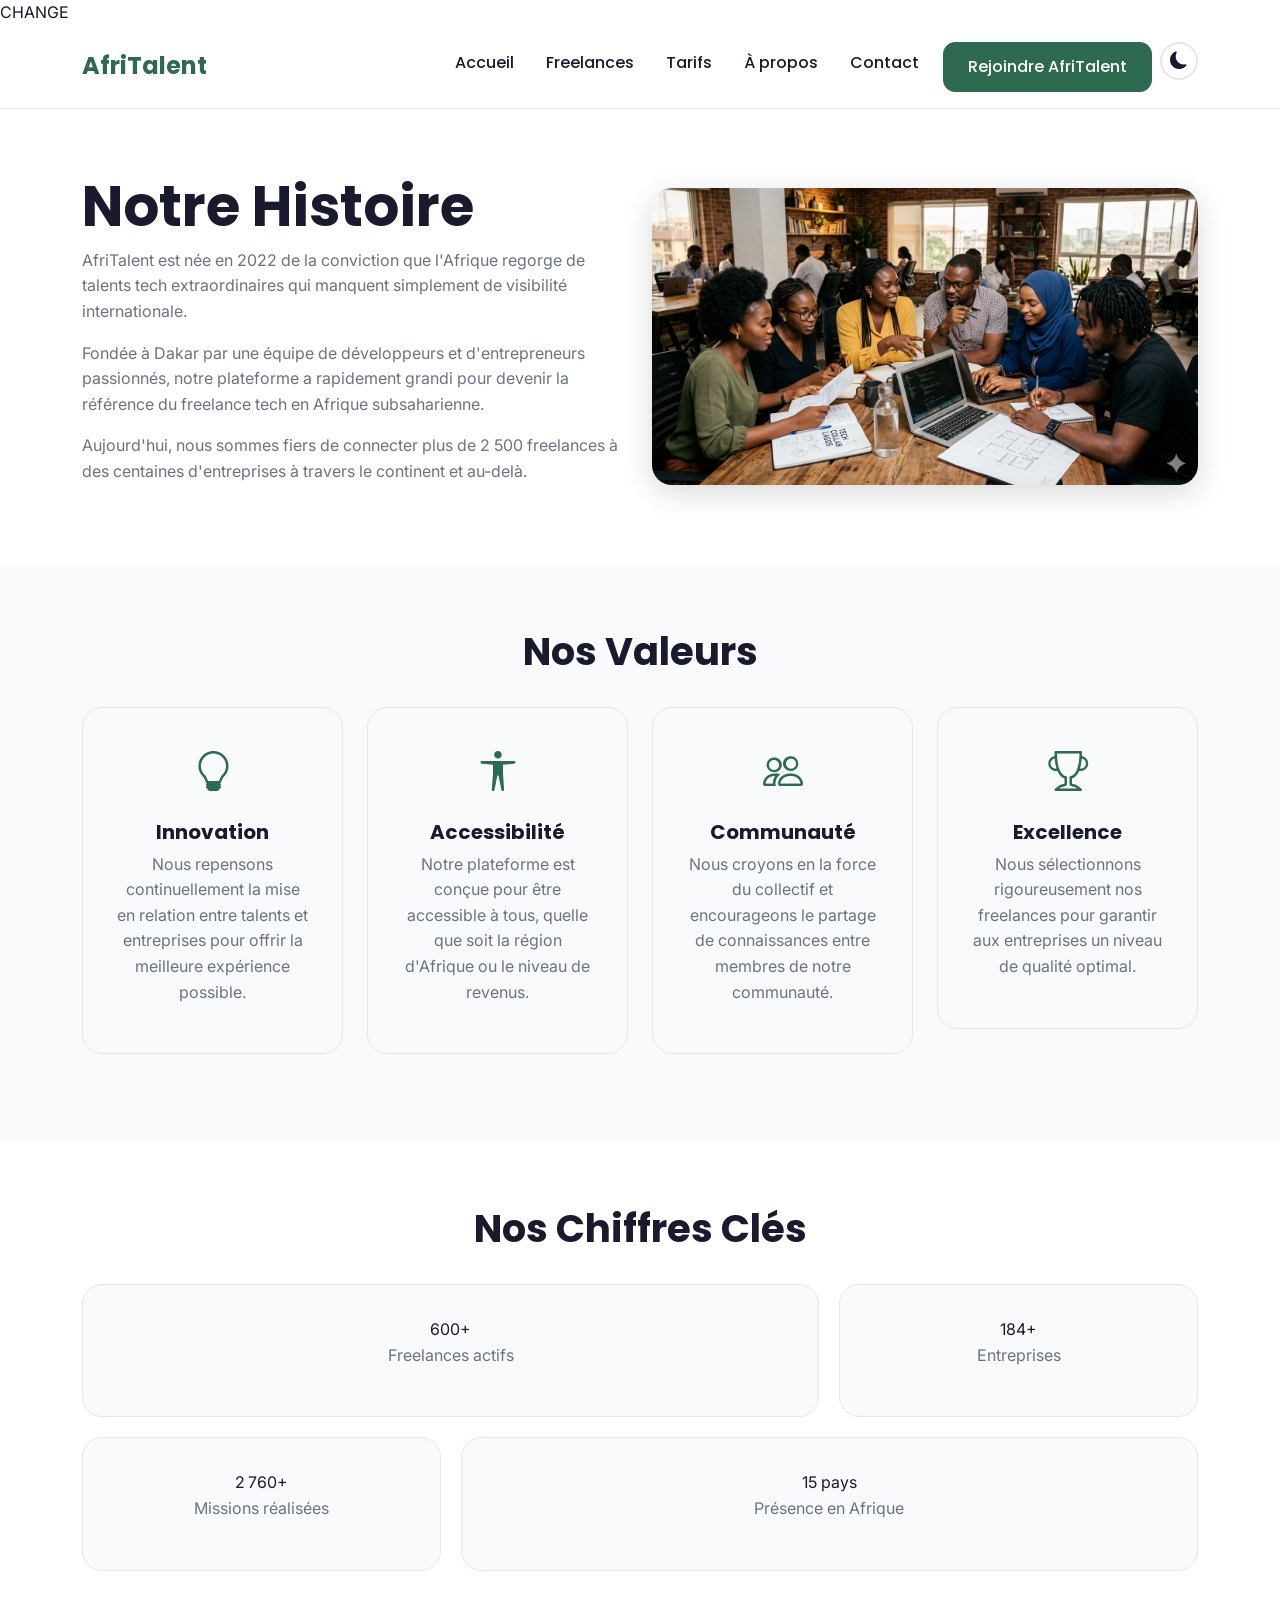
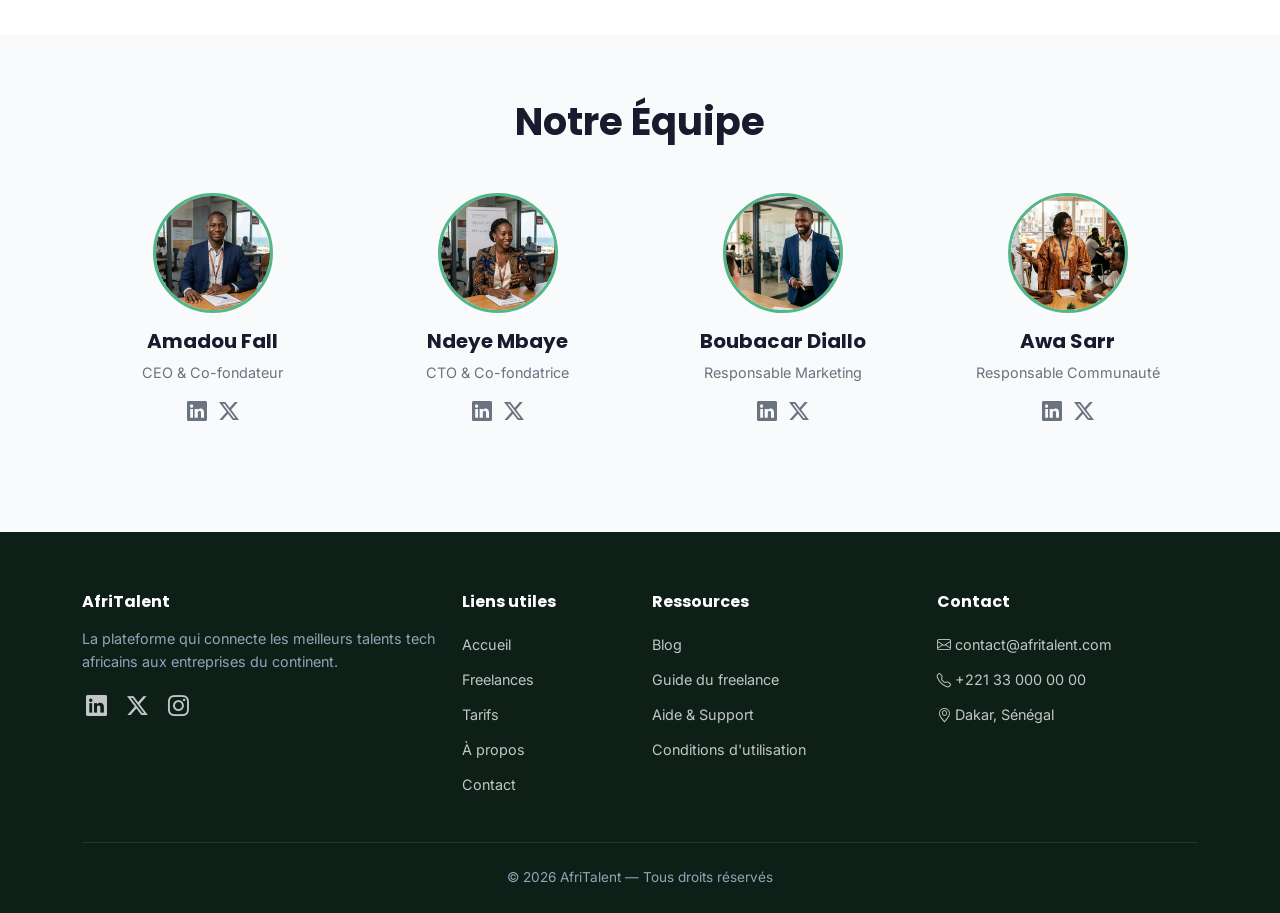
<file: about.html>
<!DOCTYPE html>
<html lang="fr">

<head>
  <meta charset="UTF-8">
  <meta name="viewport" content="width=device-width, initial-scale=1.0">
  <title>AfriTalent – Plateforme de freelances tech en Afrique</title> CHANGE

  <!-- Bootstrap 5 CSS (via CDN) -->
  <link
    href="https://cdn.jsdelivr.net/npm/bootstrap@5.3.3/dist/css/bootstrap.min.css"
    rel="stylesheet"
  >

  <!-- Bootstrap Icons (icônes) -->
  <link
    href="https://cdn.jsdelivr.net/npm/bootstrap-icons@1.11.3/font/bootstrap-icons.css"
    rel="stylesheet"
  >

  <!-- Ton propre fichier CSS (vide pour l'instant) -->
  <link rel="stylesheet" href="css/style.css">
</head>

<body>

  <!-- NAVIGATION -->
  <header>
    <nav class="navbar navbar-expand-lg">
      <div class="container">

        <!-- Logo -->
        <a class="navbar-brand fw-bold" href="index.html">AfriTalent</a>

        <!-- Bouton hamburger (mobile) -->
        <button class="navbar-toggler" type="button"
          data-bs-toggle="collapse"
          data-bs-target="#menuNav">
          <span class="navbar-toggler-icon"></span>
        </button>

        <!-- Liens de navigation -->
        <div class="collapse navbar-collapse" id="menuNav">
          <ul class="navbar-nav ms-auto">
            <li class="nav-item">
              <a class="nav-link" href="index.html">Accueil</a>
            </li>
            <li class="nav-item">
              <a class="nav-link" href="freelances.html">Freelances</a>
            </li>
            <li class="nav-item">
              <a class="nav-link" href="tarifs.html">Tarifs</a>
            </li>
            <li class="nav-item">
              <a class="nav-link" href="about.html">À propos</a>
            </li>
            <li class="nav-item">
              <a class="nav-link" href="contact.html">Contact</a>
            </li>
            <!-- Bouton CTA -->
            <li class="nav-item">
              <a class="btn btn-primary ms-2" href="#">Rejoindre AfriTalent</a>
            </li>
            <!-- Bouton Dark Mode -->
            <li class="nav-item">
              <button id="btn-dark-mode" class="btn ms-2" aria-label="Activer le mode sombre">
                <i class="bi bi-moon-fill"></i>
              </button>
            </li>
          </ul>
          

      </div>
    </nav>
  </header>

  <!-- CONTENU PRINCIPAL -->
    <main>

      <!-- Ici tu écriras la page À propos -->
      <!-- Histoire, Équipe, Valeurs, Chiffres clés -->
       <main>

  <!-- ========== NOTRE HISTOIRE ========== -->
  <section id="histoire" class="fade-in">
    <div class="container">
      <div class="row align-items-center">
        <div class="col-lg-6">
          <h1>Notre Histoire</h1>
          <p>AfriTalent est née en 2022 de la conviction que l'Afrique regorge de talents tech extraordinaires qui manquent simplement de visibilité internationale.</p>
          <p>Fondée à Dakar par une équipe de développeurs et d'entrepreneurs passionnés, notre plateforme a rapidement grandi pour devenir la référence du freelance tech en Afrique subsaharienne.</p>
          <p>Aujourd'hui, nous sommes fiers de connecter plus de 2 500 freelances à des centaines d'entreprises à travers le continent et au-delà.</p>
        </div>
        <div class="col-lg-6">
          <img src="images/freelencer.png" alt="L'équipe AfriTalent réunie dans leurs bureaux à Dakar">
        </div>
      </div>
    </div>
  </section>

  <!-- ========== NOS VALEURS ========== -->
  <section id="valeurs" class="fade-in">
    <div class="container">
      <h2 class="text-center">Nos Valeurs</h2>
      <div class="row">

        <div class="col-lg-3 col-md-6">
          <div class="valeur-card text-center">
            <i class="bi bi-lightbulb"></i>
            <h3>Innovation</h3>
            <p>Nous repensons continuellement la mise en relation entre talents et entreprises pour offrir la meilleure expérience possible.</p>
          </div>
        </div>

        <div class="col-lg-3 col-md-6">
          <div class="valeur-card text-center">
            <i class="bi bi-universal-access"></i>
            <h3>Accessibilité</h3>
            <p>Notre plateforme est conçue pour être accessible à tous, quelle que soit la région d'Afrique ou le niveau de revenus.</p>
          </div>
        </div>

        <div class="col-lg-3 col-md-6">
          <div class="valeur-card text-center">
            <i class="bi bi-people"></i>
            <h3>Communauté</h3>
            <p>Nous croyons en la force du collectif et encourageons le partage de connaissances entre membres de notre communauté.</p>
          </div>
        </div>

        <div class="col-lg-3 col-md-6">
          <div class="valeur-card text-center">
            <i class="bi bi-trophy"></i>
            <h3>Excellence</h3>
            <p>Nous sélectionnons rigoureusement nos freelances pour garantir aux entreprises un niveau de qualité optimal.</p>
          </div>
        </div>

      </div>
    </div>
  </section>

  <!-- ========== CHIFFRES CLÉS (Bento Grid) ========== -->
  <section id="chiffres" class="fade-in">
    <div class="container">
      <h2 class="text-center">Nos Chiffres Clés</h2>
      <div class="bento-grid">
        <div class="bento-card bento-large text-center">
          <span class="counter" data-target="2500">0</span><span>+</span>
          <p>Freelances actifs</p>
        </div>
        <div class="bento-card text-center">
          <span class="counter" data-target="800">0</span><span>+</span>
          <p>Entreprises</p>
        </div>
        <div class="bento-card text-center">
          <span class="counter" data-target="12000">0</span><span>+</span>
          <p>Missions réalisées</p>
        </div>
        <div class="bento-card bento-wide text-center">
          <span class="counter" data-target="15">0</span><span> pays</span>
          <p>Présence en Afrique</p>
        </div>
      </div>
    </div>
  </section>

  <!-- ========== L'ÉQUIPE ========== -->
  <section id="equipe" class="fade-in">
    <div class="container">
      <h2 class="text-center">Notre Équipe</h2>
      <div class="row">

        <div class="col-lg-3 col-md-6">
          <div class="equipe-card text-center">
            <img src="images/equipe1.png" alt="Photo de Amadou Fall">
            <h3>Amadou Fall</h3>
            <span>CEO & Co-fondateur</span>
            <div class="reseaux">
              <a href="#" aria-label="LinkedIn de Amadou Fall"><i class="bi bi-linkedin"></i></a>
              <a href="#" aria-label="Twitter de Amadou Fall"><i class="bi bi-twitter-x"></i></a>
            </div>
          </div>
        </div>

        <div class="col-lg-3 col-md-6">
          <div class="equipe-card text-center">
            <img src="images/equipe2.png" alt="Photo de Ndeye Mbaye">
            <h3>Ndeye Mbaye</h3>
            <span>CTO & Co-fondatrice</span>
            <div class="reseaux">
              <a href="#" aria-label="LinkedIn de Ndeye Mbaye"><i class="bi bi-linkedin"></i></a>
              <a href="#" aria-label="Twitter de Ndeye Mbaye"><i class="bi bi-twitter-x"></i></a>
            </div>
          </div>
        </div>

        <div class="col-lg-3 col-md-6">
          <div class="equipe-card text-center">
            <img src="images/equipe3.png" alt="Photo de Boubacar Diallo">
            <h3>Boubacar Diallo</h3>
            <span>Responsable Marketing</span>
            <div class="reseaux">
              <a href="#" aria-label="LinkedIn de Boubacar Diallo"><i class="bi bi-linkedin"></i></a>
              <a href="#" aria-label="Twitter de Boubacar Diallo"><i class="bi bi-twitter-x"></i></a>
            </div>
          </div>
        </div>

        <div class="col-lg-3 col-md-6">
          <div class="equipe-card text-center">
            <img src="images/equipe4.jpeg" alt="Photo de Awa Sarr">
            <h3>Awa Sarr</h3>
            <span>Responsable Communauté</span>
            <div class="reseaux">
              <a href="#" aria-label="LinkedIn de Awa Sarr"><i class="bi bi-linkedin"></i></a>
              <a href="#" aria-label="Twitter de Awa Sarr"><i class="bi bi-twitter-x"></i></a>
            </div>
          </div>
        </div>

      </div>
    </div>
  </section>

</main>
    
  <!-- PIED DE PAGE -->
  <footer>
  <div class="container">
    <div class="row">

      <div class="col-lg-4 col-md-6 mb-4">
        <h3>AfriTalent</h3>
        <p>La plateforme qui connecte les meilleurs talents tech africains aux entreprises du continent.</p>
        <div class="reseaux">
          <a href="#" aria-label="LinkedIn AfriTalent"><i class="bi bi-linkedin"></i></a>
          <a href="#" aria-label="Twitter AfriTalent"><i class="bi bi-twitter-x"></i></a>
          <a href="#" aria-label="Instagram AfriTalent"><i class="bi bi-instagram"></i></a>
        </div>
      </div>

      <div class="col-lg-2 col-md-6 mb-4">
        <h4>Liens utiles</h4>
        <ul>
          <li><a href="index.html">Accueil</a></li>
          <li><a href="freelances.html">Freelances</a></li>
          <li><a href="tarifs.html">Tarifs</a></li>
          <li><a href="about.html">À propos</a></li>
          <li><a href="contact.html">Contact</a></li>
        </ul>
      </div>

      <div class="col-lg-3 col-md-6 mb-4">
        <h4>Ressources</h4>
        <ul>
          <li><a href="#">Blog</a></li>
          <li><a href="#">Guide du freelance</a></li>
          <li><a href="#">Aide & Support</a></li>
          <li><a href="#">Conditions d'utilisation</a></li>
        </ul>
      </div>

      <div class="col-lg-3 col-md-6 mb-4">
        <h4>Contact</h4>
        <ul>
          <li><i class="bi bi-envelope"></i> contact@afritalent.com</li>
          <li><i class="bi bi-telephone"></i> +221 33 000 00 00</li>
          <li><i class="bi bi-geo-alt"></i> Dakar, Sénégal</li>
        </ul>
      </div>

    </div>

    <!-- Ligne de copyright avec année dynamique -->
    <p class="copyright">
      &copy; <span id="annee"></span> AfriTalent — Tous droits réservés
    </p>

  </div>
</footer>

  <!-- Bootstrap 5 JavaScript (via CDN) -->
  <script
    src="https://cdn.jsdelivr.net/npm/bootstrap@5.3.3/dist/js/bootstrap.bundle.min.js"
  ></script>

  <!-- Ton propre fichier JavaScript (vide pour l'instant) -->
  <script src="js/main.js"></script>
<!-- Bouton retour en haut -->
<button id="btn-top" aria-label="Retour en haut de la page">
  <i class="bi bi-arrow-up"></i>
</button>

</body>
</html>
</file>
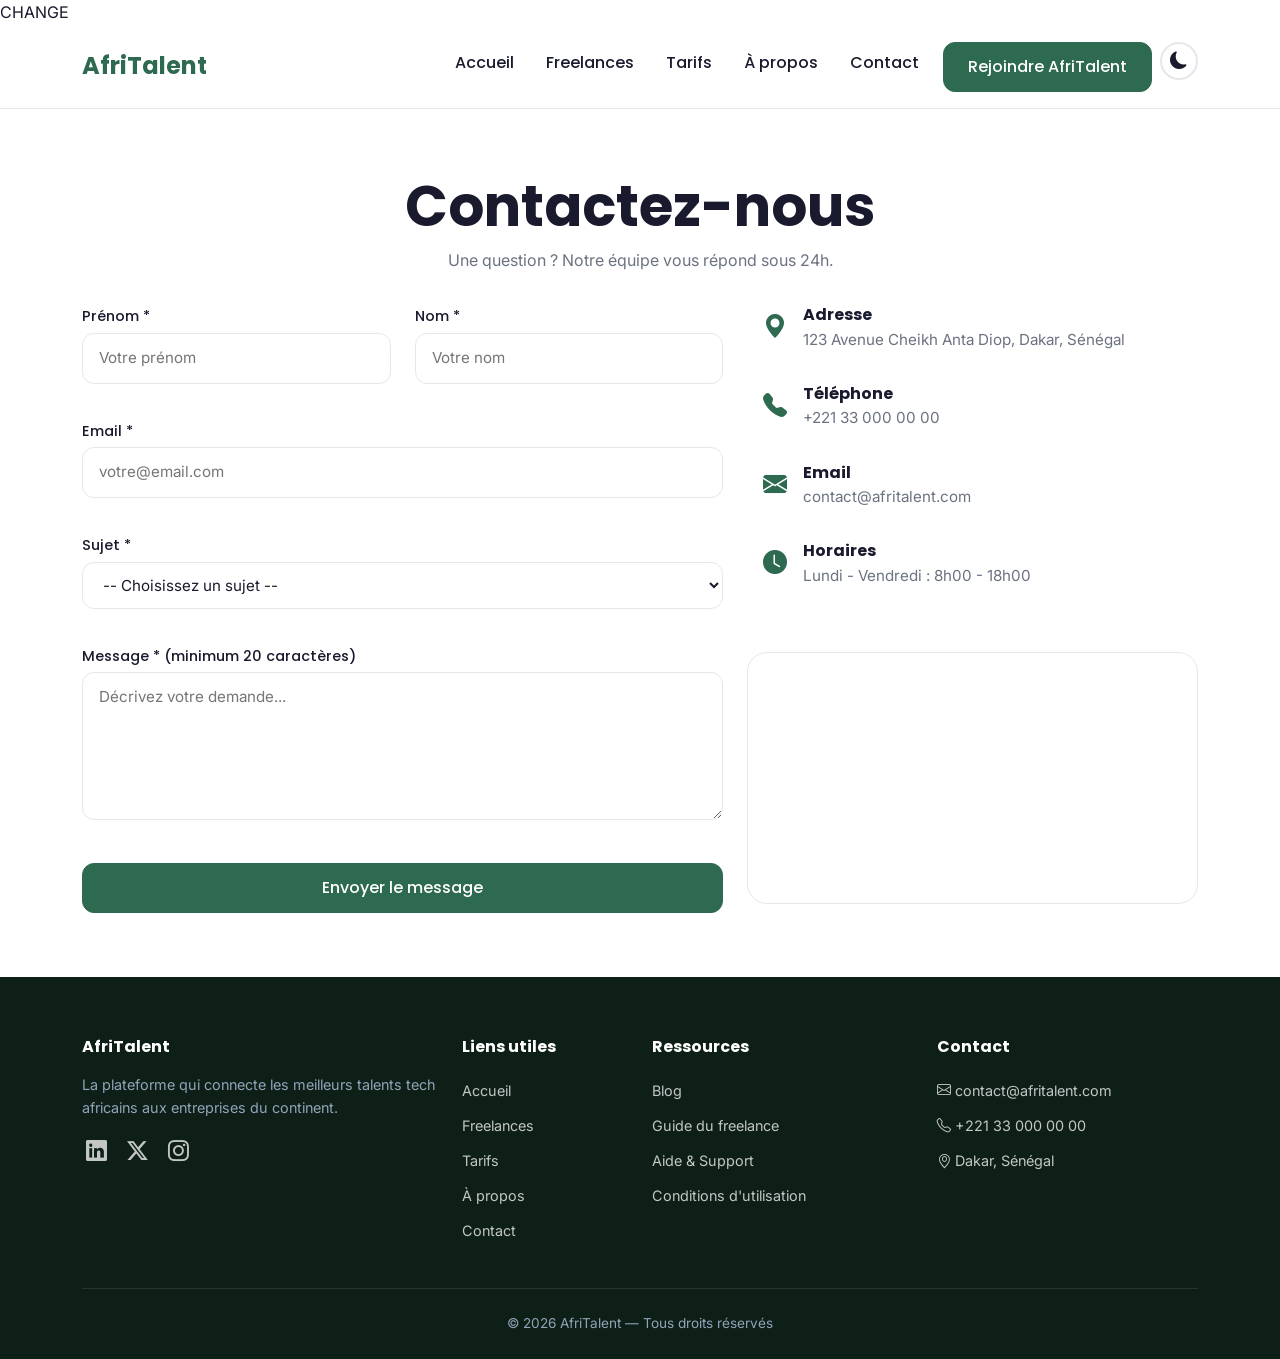
<file: contact.html>
<!DOCTYPE html>
<html lang="fr">

<head>
  <meta charset="UTF-8">
  <meta name="viewport" content="width=device-width, initial-scale=1.0">
  <title>Contact — AfriTalent</title> CHANGE

  <!-- Bootstrap 5 CSS (via CDN) -->
  <link
    href="https://cdn.jsdelivr.net/npm/bootstrap@5.3.3/dist/css/bootstrap.min.css"
    rel="stylesheet"
  >

  <!-- Bootstrap Icons (icônes) -->
  <link
    href="https://cdn.jsdelivr.net/npm/bootstrap-icons@1.11.3/font/bootstrap-icons.css"
    rel="stylesheet"
  >

  <!-- Ton propre fichier CSS (vide pour l'instant) -->
  <link rel="stylesheet" href="css/style.css">
</head>

<body>

  <!-- NAVIGATION -->
  <header>
    <nav class="navbar navbar-expand-lg">
      <div class="container">

        <!-- Logo -->
        <a class="navbar-brand fw-bold" href="index.html">AfriTalent</a>

        <!-- Bouton hamburger (mobile) -->
        <button class="navbar-toggler" type="button"
          data-bs-toggle="collapse"
          data-bs-target="#menuNav">
          <span class="navbar-toggler-icon"></span>
        </button>

        <!-- Liens de navigation -->
        <div class="collapse navbar-collapse" id="menuNav">
          <ul class="navbar-nav ms-auto">
            <li class="nav-item">
              <a class="nav-link" href="index.html">Accueil</a>
            </li>
            <li class="nav-item">
              <a class="nav-link" href="freelances.html">Freelances</a>
            </li>
            <li class="nav-item">
              <a class="nav-link" href="tarifs.html">Tarifs</a>
            </li>
            <li class="nav-item">
              <a class="nav-link" href="about.html">À propos</a>
            </li>
            <li class="nav-item">
              <a class="nav-link" href="contact.html">Contact</a>
            </li>
            <!-- Bouton CTA -->
            <li class="nav-item">
              <a class="btn btn-primary ms-2" href="#">Rejoindre AfriTalent</a>
            </li>
            <!-- Bouton Dark Mode -->
            <li class="nav-item">
              <button id="btn-dark-mode" class="btn ms-2" aria-label="Activer le mode sombre">
                <i class="bi bi-moon-fill"></i>
              </button>
            </li>
          </ul>
          

      </div>
    </nav>
  </header>

  <!-- CONTENU PRINCIPAL -->
<main>

      <!-- Ici tu écriras la page Contact -->
      <!-- Formulaire + infos de contact + carte Google Maps -->


  <section id="contact" class="fade-in">
    <div class="container">
      <h1 class="text-center">Contactez-nous</h1>
      <p class="text-center">Une question ? Notre équipe vous répond sous 24h.</p>

      <div class="row">

        <!-- ===== FORMULAIRE ===== -->
        <div class="col-lg-7">
          <form id="formulaireContact" novalidate>

            <div class="row">
              <div class="col-md-6">
                <label for="prenom">Prénom *</label>
                <input type="text" id="prenom" name="prenom" placeholder="Votre prénom">
                <span class="erreur" id="erreur-prenom"></span>
              </div>
              <div class="col-md-6">
                <label for="nom">Nom *</label>
                <input type="text" id="nom" name="nom" placeholder="Votre nom">
                <span class="erreur" id="erreur-nom"></span>
              </div>
            </div>

            <div>
              <label for="email">Email *</label>
              <input type="email" id="email" name="email" placeholder="votre@email.com">
              <span class="erreur" id="erreur-email"></span>
            </div>

            <div>
              <label for="sujet">Sujet *</label>
              <select id="sujet" name="sujet">
                <option value="">-- Choisissez un sujet --</option>
                <option value="info">Demande d'information</option>
                <option value="support">Support technique</option>
                <option value="partenariat">Partenariat</option>
                <option value="autre">Autre</option>
              </select>
              <span class="erreur" id="erreur-sujet"></span>
            </div>

            <div>
              <label for="message">Message * (minimum 20 caractères)</label>
              <textarea id="message" name="message" rows="5"
                placeholder="Décrivez votre demande..."></textarea>
              <span class="erreur" id="erreur-message"></span>
            </div>

            <button type="submit" class="btn btn-primary w-100">
              Envoyer le message
            </button>

            <!-- Message de succès (caché par défaut, JS l'affichera) -->
            <div id="message-succes" style="display:none;">
              ✅ Votre message a bien été envoyé ! Nous vous répondrons sous 24h.
            </div>

          </form>
        </div>

        <!-- ===== INFOS DE CONTACT ===== -->
        <div class="col-lg-5">
          <div class="infos-contact">

            <div class="info-item">
              <i class="bi bi-geo-alt-fill"></i>
              <div>
                <h3>Adresse</h3>
                <p>123 Avenue Cheikh Anta Diop, Dakar, Sénégal</p>
              </div>
            </div>

            <div class="info-item">
              <i class="bi bi-telephone-fill"></i>
              <div>
                <h3>Téléphone</h3>
                <p>+221 33 000 00 00</p>
              </div>
            </div>

            <div class="info-item">
              <i class="bi bi-envelope-fill"></i>
              <div>
                <h3>Email</h3>
                <p>contact@afritalent.com</p>
              </div>
            </div>

            <div class="info-item">
              <i class="bi bi-clock-fill"></i>
              <div>
                <h3>Horaires</h3>
                <p>Lundi - Vendredi : 8h00 - 18h00</p>
              </div>
            </div>

          </div>

          <!-- Carte Google Maps -->
          <div class="carte-maps">
            <iframe
              src="https://www.google.com/maps/embed?pb=!1m18!1m12!1m3!1d3859.5!2d-17.4677!3d14.6928!2m3!1f0!2f0!3f0!3m2!1i1024!2i768!4f13.1!3m3!1m2!1s0x0%3A0x0!2zMTTCsDQxJzM0LjEiTiAxN8KwMjgnMDMuNyJX!5e0!3m2!1sfr!2ssn!4v1234567890"
              width="100%"
              height="250"
              style="border:0;"
              allowfullscreen=""
              loading="lazy"
              title="Localisation AfriTalent à Dakar">
            </iframe>
          </div>

        </div>
      </div>
    </div>
  </section>

</main>
    

  <!-- PIED DE PAGE -->
  <footer>
  <div class="container">
    <div class="row">

      <div class="col-lg-4 col-md-6 mb-4">
        <h3>AfriTalent</h3>
        <p>La plateforme qui connecte les meilleurs talents tech africains aux entreprises du continent.</p>
        <div class="reseaux">
          <a href="#" aria-label="LinkedIn AfriTalent"><i class="bi bi-linkedin"></i></a>
          <a href="#" aria-label="Twitter AfriTalent"><i class="bi bi-twitter-x"></i></a>
          <a href="#" aria-label="Instagram AfriTalent"><i class="bi bi-instagram"></i></a>
        </div>
      </div>

      <div class="col-lg-2 col-md-6 mb-4">
        <h4>Liens utiles</h4>
        <ul>
          <li><a href="index.html">Accueil</a></li>
          <li><a href="freelances.html">Freelances</a></li>
          <li><a href="tarifs.html">Tarifs</a></li>
          <li><a href="about.html">À propos</a></li>
          <li><a href="contact.html">Contact</a></li>
        </ul>
      </div>

      <div class="col-lg-3 col-md-6 mb-4">
        <h4>Ressources</h4>
        <ul>
          <li><a href="#">Blog</a></li>
          <li><a href="#">Guide du freelance</a></li>
          <li><a href="#">Aide & Support</a></li>
          <li><a href="#">Conditions d'utilisation</a></li>
        </ul>
      </div>

      <div class="col-lg-3 col-md-6 mb-4">
        <h4>Contact</h4>
        <ul>
          <li><i class="bi bi-envelope"></i> contact@afritalent.com</li>
          <li><i class="bi bi-telephone"></i> +221 33 000 00 00</li>
          <li><i class="bi bi-geo-alt"></i> Dakar, Sénégal</li>
        </ul>
      </div>

    </div>

    <!-- Ligne de copyright avec année dynamique -->
    <p class="copyright">
      &copy; <span id="annee"></span> AfriTalent — Tous droits réservés
    </p>

  </div>
</footer>

  <!-- Bootstrap 5 JavaScript (via CDN) -->
  <script
    src="https://cdn.jsdelivr.net/npm/bootstrap@5.3.3/dist/js/bootstrap.bundle.min.js"
  ></script>

  <!-- Ton propre fichier JavaScript (vide pour l'instant) -->
  <script src="js/main.js"></script>

  <!-- Bouton retour en haut -->
<button id="btn-top" aria-label="Retour en haut de la page">
  <i class="bi bi-arrow-up"></i>
</button>
</body>
</html>
</file>
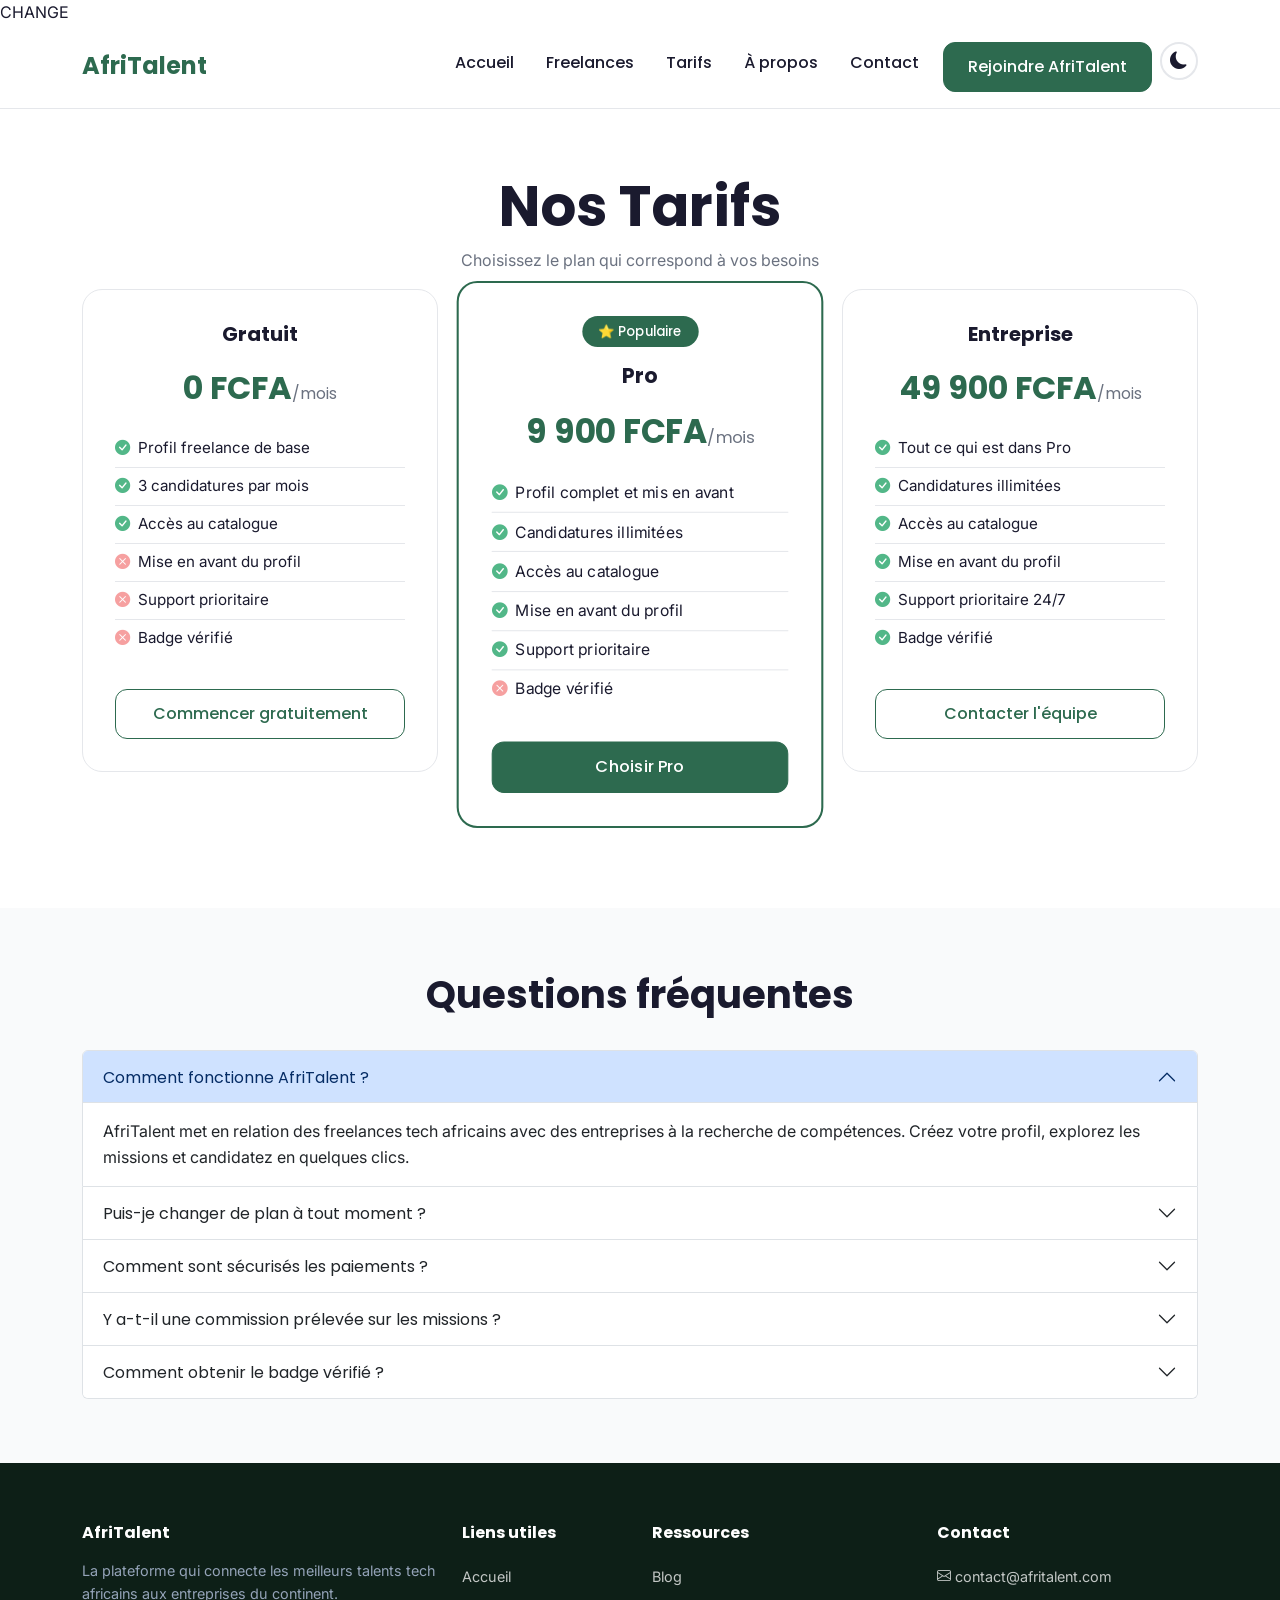
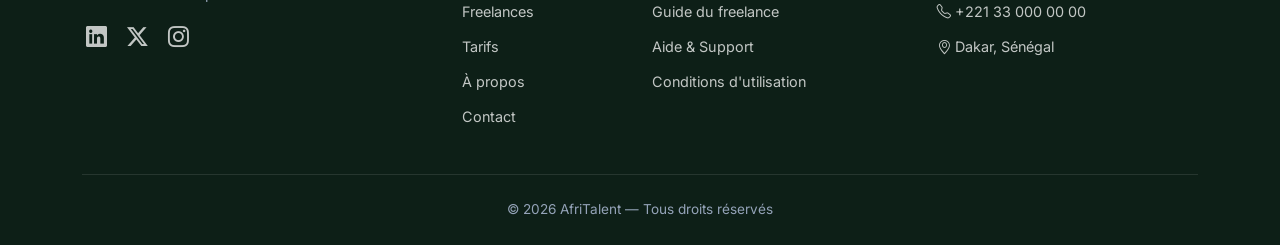
<file: tarifs.html>
<!DOCTYPE html>
<html lang="fr">

<head>
  <meta charset="UTF-8">
  <meta name="viewport" content="width=device-width, initial-scale=1.0">
  <title>Tarifs — AfriTalent</title> CHANGE

  <!-- Bootstrap 5 CSS (via CDN) -->
  <link
    href="https://cdn.jsdelivr.net/npm/bootstrap@5.3.3/dist/css/bootstrap.min.css"
    rel="stylesheet"
  >

  <!-- Bootstrap Icons (icônes) -->
  <link
    href="https://cdn.jsdelivr.net/npm/bootstrap-icons@1.11.3/font/bootstrap-icons.css"
    rel="stylesheet"
  >

  <!-- Ton propre fichier CSS (vide pour l'instant) -->
  <link rel="stylesheet" href="css/style.css">
</head>

<body>

  <!-- NAVIGATION -->
  <header>
    <nav class="navbar navbar-expand-lg">
      <div class="container">

        <!-- Logo -->
        <a class="navbar-brand fw-bold" href="index.html">AfriTalent</a>

        <!-- Bouton hamburger (mobile) -->
        <button class="navbar-toggler" type="button"
          data-bs-toggle="collapse"
          data-bs-target="#menuNav">
          <span class="navbar-toggler-icon"></span>
        </button>

        <!-- Liens de navigation -->
        <div class="collapse navbar-collapse" id="menuNav">
          <ul class="navbar-nav ms-auto">
            <li class="nav-item">
              <a class="nav-link" href="index.html">Accueil</a>
            </li>
            <li class="nav-item">
              <a class="nav-link" href="freelances.html">Freelances</a>
            </li>
            <li class="nav-item">
              <a class="nav-link" href="tarifs.html">Tarifs</a>
            </li>
            <li class="nav-item">
              <a class="nav-link" href="about.html">À propos</a>
            </li>
            <li class="nav-item">
              <a class="nav-link" href="contact.html">Contact</a>
            </li>
            <!-- Bouton CTA -->
            <li class="nav-item">
              <a class="btn btn-primary ms-2" href="#">Rejoindre AfriTalent</a>
            </li>
            <!-- Bouton Dark Mode -->
            <li class="nav-item">
              <button id="btn-dark-mode" class="btn ms-2" aria-label="Activer le mode sombre">
                <i class="bi bi-moon-fill"></i>
              </button>
            </li>
          </ul>
          

      </div>
    </nav>
  </header>

  <!-- CONTENU PRINCIPAL -->
    

      <!-- Ici tu écriras les plans tarifaires -->
      <!-- 3 cartes : Gratuit, Pro, Entreprise + FAQ -->
<main>

  <!-- ========== SECTION PLANS ========== -->
  <section id="plans" class="fade-in">
    <div class="container">
      <h1 class="text-center">Nos Tarifs</h1>
      <p class="text-center">Choisissez le plan qui correspond à vos besoins</p>

      <div class="row justify-content-center">

        <!-- Plan Gratuit -->
        <div class="col-lg-4 col-md-6">
          <div class="plan-card">
            <h3>Gratuit</h3>
            <div class="prix">0 FCFA<span>/mois</span></div>
            <ul class="fonctionnalites">
              <li><i class="bi bi-check-circle-fill"></i> Profil freelance de base</li>
              <li><i class="bi bi-check-circle-fill"></i> 3 candidatures par mois</li>
              <li><i class="bi bi-check-circle-fill"></i> Accès au catalogue</li>
              <li><i class="bi bi-x-circle-fill"></i> Mise en avant du profil</li>
              <li><i class="bi bi-x-circle-fill"></i> Support prioritaire</li>
              <li><i class="bi bi-x-circle-fill"></i> Badge vérifié</li>
            </ul>
            <a href="#" class="btn btn-outline-primary w-100">Commencer gratuitement</a>
          </div>
        </div>

        <!-- Plan Pro (mis en avant) -->
        <div class="col-lg-4 col-md-6">
          <div class="plan-card plan-populaire">
            <div class="badge-populaire">⭐ Populaire</div>
            <h3>Pro</h3>
            <div class="prix">9 900 FCFA<span>/mois</span></div>
            <ul class="fonctionnalites">
              <li><i class="bi bi-check-circle-fill"></i> Profil complet et mis en avant</li>
              <li><i class="bi bi-check-circle-fill"></i> Candidatures illimitées</li>
              <li><i class="bi bi-check-circle-fill"></i> Accès au catalogue</li>
              <li><i class="bi bi-check-circle-fill"></i> Mise en avant du profil</li>
              <li><i class="bi bi-check-circle-fill"></i> Support prioritaire</li>
              <li><i class="bi bi-x-circle-fill"></i> Badge vérifié</li>
            </ul>
            <a href="#" class="btn btn-primary w-100">Choisir Pro</a>
          </div>
        </div>

        <!-- Plan Entreprise -->
        <div class="col-lg-4 col-md-6">
          <div class="plan-card">
            <h3>Entreprise</h3>
            <div class="prix">49 900 FCFA<span>/mois</span></div>
            <ul class="fonctionnalites">
              <li><i class="bi bi-check-circle-fill"></i> Tout ce qui est dans Pro</li>
              <li><i class="bi bi-check-circle-fill"></i> Candidatures illimitées</li>
              <li><i class="bi bi-check-circle-fill"></i> Accès au catalogue</li>
              <li><i class="bi bi-check-circle-fill"></i> Mise en avant du profil</li>
              <li><i class="bi bi-check-circle-fill"></i> Support prioritaire 24/7</li>
              <li><i class="bi bi-check-circle-fill"></i> Badge vérifié</li>
            </ul>
            <a href="#" class="btn btn-outline-primary w-100">Contacter l'équipe</a>
          </div>
        </div>

      </div>
    </div>
  </section>

  <!-- ========== FAQ ========== -->
  <section id="faq" class="fade-in">
    <div class="container">
      <h2 class="text-center">Questions fréquentes</h2>

      <div class="accordion" id="accordionFAQ">

        <div class="accordion-item">
          <h3 class="accordion-header">
            <button class="accordion-button" type="button"
              data-bs-toggle="collapse" data-bs-target="#faq1">
              Comment fonctionne AfriTalent ?
            </button>
          </h3>
          <div id="faq1" class="accordion-collapse collapse show" data-bs-parent="#accordionFAQ">
            <div class="accordion-body">
              AfriTalent met en relation des freelances tech africains avec des entreprises à la recherche de compétences. Créez votre profil, explorez les missions et candidatez en quelques clics.
            </div>
          </div>
        </div>

        <div class="accordion-item">
          <h3 class="accordion-header">
            <button class="accordion-button collapsed" type="button"
              data-bs-toggle="collapse" data-bs-target="#faq2">
              Puis-je changer de plan à tout moment ?
            </button>
          </h3>
          <div id="faq2" class="accordion-collapse collapse" data-bs-parent="#accordionFAQ">
            <div class="accordion-body">
              Oui, vous pouvez upgrader ou downgrader votre plan à tout moment depuis votre espace personnel. Les changements prennent effet immédiatement.
            </div>
          </div>
        </div>

        <div class="accordion-item">
          <h3 class="accordion-header">
            <button class="accordion-button collapsed" type="button"
              data-bs-toggle="collapse" data-bs-target="#faq3">
              Comment sont sécurisés les paiements ?
            </button>
          </h3>
          <div id="faq3" class="accordion-collapse collapse" data-bs-parent="#accordionFAQ">
            <div class="accordion-body">
              Tous les paiements sont sécurisés via notre système d'escrow. Le client dépose les fonds, le freelance effectue la mission, et les fonds sont libérés après validation.
            </div>
          </div>
        </div>

        <div class="accordion-item">
          <h3 class="accordion-header">
            <button class="accordion-button collapsed" type="button"
              data-bs-toggle="collapse" data-bs-target="#faq4">
              Y a-t-il une commission prélevée sur les missions ?
            </button>
          </h3>
          <div id="faq4" class="accordion-collapse collapse" data-bs-parent="#accordionFAQ">
            <div class="accordion-body">
              Une commission de 5% est prélevée sur chaque mission complétée. Cette commission finance le développement de la plateforme et le support client.
            </div>
          </div>
        </div>

        <div class="accordion-item">
          <h3 class="accordion-header">
            <button class="accordion-button collapsed" type="button"
              data-bs-toggle="collapse" data-bs-target="#faq5">
              Comment obtenir le badge vérifié ?
            </button>
          </h3>
          <div id="faq5" class="accordion-collapse collapse" data-bs-parent="#accordionFAQ">
            <div class="accordion-body">
              Le badge vérifié est disponible avec le plan Entreprise. Il nécessite une vérification d'identité et la validation de vos compétences par notre équipe.
            </div>
          </div>
        </div>

      </div>
    </div>
  </section>

</main>
    

  <!-- PIED DE PAGE -->
  <footer>
  <div class="container">
    <div class="row">

      <div class="col-lg-4 col-md-6 mb-4">
        <h3>AfriTalent</h3>
        <p>La plateforme qui connecte les meilleurs talents tech africains aux entreprises du continent.</p>
        <div class="reseaux">
          <a href="#" aria-label="LinkedIn AfriTalent"><i class="bi bi-linkedin"></i></a>
          <a href="#" aria-label="Twitter AfriTalent"><i class="bi bi-twitter-x"></i></a>
          <a href="#" aria-label="Instagram AfriTalent"><i class="bi bi-instagram"></i></a>
        </div>
      </div>

      <div class="col-lg-2 col-md-6 mb-4">
        <h4>Liens utiles</h4>
        <ul>
          <li><a href="index.html">Accueil</a></li>
          <li><a href="freelances.html">Freelances</a></li>
          <li><a href="tarifs.html">Tarifs</a></li>
          <li><a href="about.html">À propos</a></li>
          <li><a href="contact.html">Contact</a></li>
        </ul>
      </div>

      <div class="col-lg-3 col-md-6 mb-4">
        <h4>Ressources</h4>
        <ul>
          <li><a href="#">Blog</a></li>
          <li><a href="#">Guide du freelance</a></li>
          <li><a href="#">Aide & Support</a></li>
          <li><a href="#">Conditions d'utilisation</a></li>
        </ul>
      </div>

      <div class="col-lg-3 col-md-6 mb-4">
        <h4>Contact</h4>
        <ul>
          <li><i class="bi bi-envelope"></i> contact@afritalent.com</li>
          <li><i class="bi bi-telephone"></i> +221 33 000 00 00</li>
          <li><i class="bi bi-geo-alt"></i> Dakar, Sénégal</li>
        </ul>
      </div>

    </div>

    <!-- Ligne de copyright avec année dynamique -->
    <p class="copyright">
      &copy; <span id="annee"></span> AfriTalent — Tous droits réservés
    </p>

  </div>
</footer>

  <!-- Bootstrap 5 JavaScript (via CDN) -->
  <script
    src="https://cdn.jsdelivr.net/npm/bootstrap@5.3.3/dist/js/bootstrap.bundle.min.js"
  ></script>

  <!-- Ton propre fichier JavaScript (vide pour l'instant) -->
  <script src="js/main.js"></script>

  <!-- Bouton retour en haut -->
<button id="btn-top" aria-label="Retour en haut de la page">
  <i class="bi bi-arrow-up"></i>
</button>
</body>
</html>
</file>
<file: css/style.css>
/* =============================================
   AFRITALENT — style.css
   Commit 3 : Variables, typographie, layout de base
   ============================================= */

/* ===== IMPORT GOOGLE FONTS ===== */
@import url('https://fonts.googleapis.com/css2?family=Poppins:wght@400;500;600;700&family=Inter:wght@400;500&display=swap');

/* ===== VARIABLES CSS ===== */
:root {
  /* Couleurs principales */
  --couleur-primaire:     #2D6A4F;
  --couleur-secondaire:   #52B788;
  --couleur-accent:       #F4A261;
  --couleur-texte:        #1A1A2E;
  --couleur-texte-clair:  #6B7280;
  --couleur-fond:         #FFFFFF;
  --couleur-fond-clair:   #F9FAFB;
  --couleur-bordure:      #E5E7EB;

  /* Typographie */
  --police-titre: 'Poppins', sans-serif;
  --police-corps: 'Inter', sans-serif;

  /* Espacements */
  --espace-xs:  0.5rem;
  --espace-sm:  1rem;
  --espace-md:  2rem;
  --espace-lg:  4rem;
  --espace-xl:  6rem;

  /* Bordures */
  --rayon:      12px;
  --rayon-lg:   20px;

  /* Ombres */
  --ombre:      0 4px 20px rgba(0, 0, 0, 0.08);
  --ombre-hover: 0 8px 30px rgba(0, 0, 0, 0.15);
}

/* ===== DARK MODE ===== */
body.dark-mode {
  --couleur-fond:        #0F172A;
  --couleur-fond-clair:  #1E293B;
  --couleur-texte:       #F1F5F9;
  --couleur-texte-clair: #94A3B8;
  --couleur-bordure:     #334155;
}

/* ===== RESET CSS ===== */
* {
  margin: 0;
  padding: 0;
  box-sizing: border-box;
}

html {
  scroll-behavior: smooth;
}

body {
  font-family: var(--police-corps);
  color: var(--couleur-texte);
  background-color: var(--couleur-fond);
  line-height: 1.6;
  transition: background-color 0.3s, color 0.3s;
}

img {
  max-width: 100%;
  height: auto;
  display: block;
}

a {
  text-decoration: none;
  color: inherit;
}

ul {
  list-style: none;
  padding: 0;
}

/* ===== TYPOGRAPHIE ===== */
h1, h2, h3, h4 {
  font-family: var(--police-titre);
  font-weight: 700;
  line-height: 1.2;
  color: var(--couleur-texte);
}

h1 { font-size: clamp(2rem, 5vw, 3.5rem); }
h2 { font-size: clamp(1.5rem, 3vw, 2.5rem); margin-bottom: var(--espace-md); }
h3 { font-size: 1.25rem; }

p {
  color: var(--couleur-texte-clair);
  margin-bottom: var(--espace-sm);
}

/* ===== SECTIONS ===== */
section {
  padding: var(--espace-lg) 0;
}

section:nth-child(even) {
  background-color: var(--couleur-fond-clair);
}

/* ===== BOUTONS ===== */
.btn-primary {
  background-color: var(--couleur-primaire);
  border-color: var(--couleur-primaire);
  font-family: var(--police-titre);
  font-weight: 500;
  padding: 0.75rem 1.5rem;
  border-radius: var(--rayon);
  transition: all 0.3s ease;
}

.btn-primary:hover {
  background-color: var(--couleur-secondaire);
  border-color: var(--couleur-secondaire);
  transform: translateY(-2px);
  box-shadow: var(--ombre-hover);
}

.btn-outline-primary {
  border-color: var(--couleur-primaire);
  color: var(--couleur-primaire);
  font-family: var(--police-titre);
  font-weight: 500;
  padding: 0.75rem 1.5rem;
  border-radius: var(--rayon);
  transition: all 0.3s ease;
}

.btn-outline-primary:hover {
  background-color: var(--couleur-primaire);
  color: white;
  transform: translateY(-2px);
}

/* ===== NAVBAR ===== */
.navbar {
  background-color: var(--couleur-fond);
  border-bottom: 1px solid var(--couleur-bordure);
  padding: 1rem 0;
  position: sticky;
  top: 0;
  z-index: 1000;
  transition: all 0.3s ease;
  box-shadow: none;
}

/* Effet au scroll (JS ajoutera la classe .navbar-scrolled) */
.navbar.navbar-scrolled {
  padding: 0.5rem 0;
  box-shadow: var(--ombre);
  background-color: var(--couleur-fond);
}

.navbar-brand {
  font-family: var(--police-titre);
  font-size: 1.5rem;
  font-weight: 700;
  color: var(--couleur-primaire) !important;
}

.nav-link {
  font-family: var(--police-titre);
  font-weight: 500;
  color: var(--couleur-texte) !important;
  padding: 0.5rem 1rem !important;
  border-radius: var(--rayon);
  transition: color 0.2s;
}

.nav-link:hover {
  color: var(--couleur-primaire) !important;
}

/* Bouton dark mode dans la navbar */
#btn-dark-mode {
  background: none;
  border: 1px solid var(--couleur-bordure);
  border-radius: var(--rayon);
  padding: 0.4rem 0.75rem;
  cursor: pointer;
  font-size: 1.1rem;
  color: var(--couleur-texte);
  transition: all 0.2s;
  margin-left: 0.5rem;
}

#btn-dark-mode:hover {
  background-color: var(--couleur-fond-clair);
}

/* ===== FOOTER ===== */
footer {
  background-color: var(--couleur-texte);
  color: white;
  padding: var(--espace-lg) 0 var(--espace-sm);
}

footer p, footer a {
  color: #94A3B8;
  font-size: 0.9rem;
}

footer a:hover {
  color: var(--couleur-secondaire);
}

footer h5 {
  font-family: var(--police-titre);
  color: white;
  margin-bottom: var(--espace-sm);
}

.footer-copyright {
  border-top: 1px solid #334155;
  margin-top: var(--espace-md);
  padding-top: var(--espace-sm);
  text-align: center;
}

/* ===== BOUTON RETOUR EN HAUT ===== */
#btn-top {
  position: fixed;
  bottom: 2rem;
  right: 2rem;
  background-color: var(--couleur-primaire);
  color: white;
  border: none;
  border-radius: 50%;
  width: 48px;
  height: 48px;
  font-size: 1.2rem;
  cursor: pointer;
  display: none;
  align-items: center;
  justify-content: center;
  box-shadow: var(--ombre);
  transition: all 0.3s;
  z-index: 999;
}

#btn-top:hover {
  background-color: var(--couleur-secondaire);
  transform: translateY(-3px);
}

/* ===== ANIMATIONS FADE-IN ===== */
.fade-in {
  opacity: 0;
  transform: translateY(30px);
  transition: opacity 0.6s ease, transform 0.6s ease;
}

.fade-in.visible {
  opacity: 1;
  transform: translateY(0);
}

/* =============================================
   SECTION HERO
   ============================================= */
#hero {
  background: linear-gradient(135deg, var(--couleur-fond) 60%, var(--couleur-fond-clair) 100%);
  padding: var(--espace-xl) 0;
  min-height: 90vh;
  display: flex;
  align-items: center;
}

#hero h1 {
  margin-bottom: var(--espace-sm);
}

#hero h2 {
  font-size: 1.2rem;
  font-weight: 400;
  color: var(--couleur-texte-clair);
  margin-bottom: var(--espace-md);
}

#hero .btn {
  margin-right: 1rem;
  margin-bottom: 1rem;
}

#hero img {
  border-radius: var(--rayon-lg);
  box-shadow: var(--ombre-hover);
}

/* Stats */
#stats {
  margin-top: var(--espace-lg);
  padding-top: var(--espace-md);
  border-top: 1px solid var(--couleur-bordure);
}

#stats .counter {
  font-family: var(--police-titre);
  font-size: 2.5rem;
  font-weight: 700;
  color: var(--couleur-primaire);
}

#stats p {
  font-size: 0.9rem;
  margin: 0;
}

/* =============================================
   BENTO GRID
   ============================================= */
.bento-grid {
  display: grid;
  grid-template-columns: repeat(3, 1fr);
  grid-template-rows: auto;
  gap: 1.25rem;
  margin-top: var(--espace-md);
}

.bento-card {
  background-color: var(--couleur-fond-clair);
  border: 1px solid var(--couleur-bordure);
  border-radius: var(--rayon-lg);
  padding: var(--espace-md);
  transition: transform 0.3s, box-shadow 0.3s;
}

.bento-card:hover {
  transform: translateY(-4px);
  box-shadow: var(--ombre-hover);
}

/* Carte large (occupe 2 colonnes) */
.bento-large {
  grid-column: span 2;
}

/* Carte large (occupe 2 colonnes en largeur) */
.bento-wide {
  grid-column: span 2;
}

.bento-card .etape-num {
  font-family: var(--police-titre);
  font-size: 2.5rem;
  font-weight: 700;
  color: var(--couleur-secondaire);
  opacity: 0.4;
  display: block;
  margin-bottom: 0.5rem;
}

.bento-card i {
  font-size: 2rem;
  color: var(--couleur-primaire);
  margin-bottom: 0.75rem;
  display: block;
}

.bento-card h3 {
  margin-bottom: 0.5rem;
}

/* =============================================
   CATÉGORIES
   ============================================= */
.categorie-card {
  background-color: var(--couleur-fond);
  border: 1px solid var(--couleur-bordure);
  border-radius: var(--rayon);
  padding: var(--espace-md) var(--espace-sm);
  text-align: center;
  margin-bottom: 1.25rem;
  cursor: pointer;
  transition: all 0.3s ease;
}

.categorie-card:hover {
  background-color: var(--couleur-primaire);
  border-color: var(--couleur-primaire);
  transform: translateY(-6px);
  box-shadow: var(--ombre-hover);
}

.categorie-card:hover h3,
.categorie-card:hover p,
.categorie-card:hover i {
  color: white;
}

.categorie-card i {
  font-size: 2rem;
  color: var(--couleur-primaire);
  margin-bottom: 0.75rem;
  display: block;
  transition: color 0.3s;
}

.categorie-card h3 {
  font-size: 0.95rem;
  margin-bottom: 0.25rem;
  transition: color 0.3s;
}

.categorie-card p {
  font-size: 0.8rem;
  margin: 0;
  transition: color 0.3s;
}

/* =============================================
   TÉMOIGNAGES
   ============================================= */
.temoignage-card {
  background-color: var(--couleur-fond-clair);
  border-radius: var(--rayon-lg);
  padding: var(--espace-md) var(--espace-lg);
  margin: 0 auto;
  max-width: 700px;
}

.temoignage-card .avatar {
  width: 80px;
  height: 80px;
  border-radius: 50%;
  object-fit: cover;
  margin: 0 auto var(--espace-sm);
  border: 3px solid var(--couleur-secondaire);
}

.temoignage-card p {
  font-style: italic;
  font-size: 1.05rem;
  margin-bottom: var(--espace-sm);
}

.temoignage-card strong {
  display: block;
  color: var(--couleur-texte);
  font-family: var(--police-titre);
}

.temoignage-card span {
  font-size: 0.85rem;
  color: var(--couleur-texte-clair);
}

.etoiles i {
  color: var(--couleur-accent);
  font-size: 1rem;
}

/* =============================================
   SECTION CTA
   ============================================= */
#cta {
  background: linear-gradient(135deg, var(--couleur-primaire), var(--couleur-secondaire));
  color: white;
}

#cta h2, #cta p {
  color: white;
}

/* =============================================
   FREELANCES — Filtres et cartes
   ============================================= */
.filtres-boutons {
  margin: var(--espace-md) 0;
  display: flex;
  flex-wrap: wrap;
  gap: 0.75rem;
  justify-content: center;
}

.btn-filtre {
  padding: 0.5rem 1.25rem;
  border: 1px solid var(--couleur-bordure);
  border-radius: 50px;
  background: var(--couleur-fond);
  color: var(--couleur-texte);
  font-family: var(--police-titre);
  font-size: 0.9rem;
  cursor: pointer;
  transition: all 0.2s;
}

.btn-filtre:hover,
.btn-filtre.actif {
  background-color: var(--couleur-primaire);
  border-color: var(--couleur-primaire);
  color: white;
}

.freelance-card {
  background-color: var(--couleur-fond);
  border: 1px solid var(--couleur-bordure);
  border-radius: var(--rayon-lg);
  padding: var(--espace-sm);
  margin-bottom: 1.5rem;
  transition: all 0.3s;
  height: 100%;
}

.freelance-card:hover {
  box-shadow: var(--ombre-hover);
  transform: translateY(-4px);
}

.freelance-card img {
  width: 100%;
  height: 200px;
  object-fit: cover;
  border-radius: var(--rayon);
  margin-bottom: var(--espace-sm);
}

.freelance-card h3 {
  font-size: 1.1rem;
  margin-bottom: 0.25rem;
}

.freelance-card .specialite {
  display: inline-block;
  background-color: var(--couleur-fond-clair);
  color: var(--couleur-primaire);
  font-size: 0.8rem;
  font-weight: 500;
  padding: 0.2rem 0.75rem;
  border-radius: 50px;
  margin-bottom: 0.75rem;
  font-family: var(--police-titre);
}

.freelance-card p {
  font-size: 0.9rem;
  margin-bottom: var(--espace-sm);
}

.carte-footer {
  display: flex;
  justify-content: space-between;
  align-items: center;
  margin-bottom: var(--espace-sm);
  padding-top: var(--espace-xs);
  border-top: 1px solid var(--couleur-bordure);
}

.tarif {
  font-family: var(--police-titre);
  font-weight: 600;
  color: var(--couleur-primaire);
}

.note i {
  color: var(--couleur-accent);
  font-size: 0.85rem;
}

.note span {
  font-size: 0.85rem;
  color: var(--couleur-texte-clair);
  margin-left: 4px;
}

/* =============================================
   TARIFS
   ============================================= */
.plan-card {
  background-color: var(--couleur-fond);
  border: 1px solid var(--couleur-bordure);
  border-radius: var(--rayon-lg);
  padding: var(--espace-md);
  margin-bottom: 1.5rem;
  text-align: center;
  transition: all 0.3s;
  position: relative;
}

.plan-card:hover {
  box-shadow: var(--ombre-hover);
  transform: translateY(-4px);
}

/* Plan mis en avant */
.plan-populaire {
  border: 2px solid var(--couleur-primaire);
  transform: scale(1.03);
}

.plan-populaire:hover {
  transform: scale(1.03) translateY(-4px);
}

.badge-populaire {
  background-color: var(--couleur-primaire);
  color: white;
  font-size: 0.8rem;
  font-weight: 500;
  padding: 0.3rem 1rem;
  border-radius: 50px;
  display: inline-block;
  margin-bottom: var(--espace-sm);
  font-family: var(--police-titre);
}

.prix {
  font-family: var(--police-titre);
  font-size: 2rem;
  font-weight: 700;
  color: var(--couleur-primaire);
  margin: var(--espace-sm) 0;
}

.prix span {
  font-size: 1rem;
  font-weight: 400;
  color: var(--couleur-texte-clair);
}

.fonctionnalites {
  text-align: left;
  margin-bottom: var(--espace-md);
}

.fonctionnalites li {
  padding: 0.4rem 0;
  font-size: 0.95rem;
  border-bottom: 1px solid var(--couleur-bordure);
  display: flex;
  align-items: center;
  gap: 0.5rem;
}

.fonctionnalites li:last-child {
  border-bottom: none;
}

.fonctionnalites .bi-check-circle-fill {
  color: var(--couleur-secondaire);
}

.fonctionnalites .bi-x-circle-fill {
  color: #EF4444;
  opacity: 0.5;
}

/* =============================================
   À PROPOS
   ============================================= */
#histoire img {
  border-radius: var(--rayon-lg);
  box-shadow: var(--ombre-hover);
}

.valeur-card {
  padding: var(--espace-md);
  border-radius: var(--rayon-lg);
  border: 1px solid var(--couleur-bordure);
  margin-bottom: 1.5rem;
  transition: all 0.3s;
}

.valeur-card:hover {
  box-shadow: var(--ombre-hover);
  transform: translateY(-4px);
  border-color: var(--couleur-secondaire);
}

.valeur-card i {
  font-size: 2.5rem;
  color: var(--couleur-primaire);
  display: block;
  margin-bottom: 1rem;
}

.equipe-card {
  padding: var(--espace-sm);
  margin-bottom: 1.5rem;
}

.equipe-card img {
  width: 120px;
  height: 120px;
  border-radius: 50%;
  object-fit: cover;
  margin: 0 auto var(--espace-sm);
  border: 3px solid var(--couleur-secondaire);
}

.equipe-card span {
  display: block;
  color: var(--couleur-texte-clair);
  font-size: 0.9rem;
  margin-bottom: 0.75rem;
}

.reseaux a {
  color: var(--couleur-texte-clair);
  font-size: 1.25rem;
  margin: 0 0.25rem;
  transition: color 0.2s;
}

.reseaux a:hover {
  color: var(--couleur-primaire);
}

/* =============================================
   CONTACT
   ============================================= */
#formulaireContact label {
  font-family: var(--police-titre);
  font-weight: 500;
  font-size: 0.9rem;
  margin-bottom: 0.3rem;
  display: block;
  margin-top: var(--espace-sm);
}

#formulaireContact input,
#formulaireContact select,
#formulaireContact textarea {
  width: 100%;
  padding: 0.75rem 1rem;
  border: 1px solid var(--couleur-bordure);
  border-radius: var(--rayon);
  font-family: var(--police-corps);
  font-size: 0.95rem;
  background-color: var(--couleur-fond);
  color: var(--couleur-texte);
  transition: border-color 0.2s;
}

#formulaireContact input:focus,
#formulaireContact select:focus,
#formulaireContact textarea:focus {
  outline: none;
  border-color: var(--couleur-primaire);
}

/* Champ invalide (JS l'ajoutera) */
#formulaireContact input.invalide,
#formulaireContact select.invalide,
#formulaireContact textarea.invalide {
  border-color: #EF4444;
}

/* Champ valide */
#formulaireContact input.valide,
#formulaireContact select.valide,
#formulaireContact textarea.valide {
  border-color: var(--couleur-secondaire);
}

.erreur {
  color: #EF4444;
  font-size: 0.8rem;
  display: block;
  margin-top: 0.25rem;
  min-height: 1rem;
}

#formulaireContact button[type="submit"] {
  margin-top: var(--espace-sm);
}

#message-succes {
  background-color: #DCFCE7;
  color: #166534;
  border-radius: var(--rayon);
  padding: 1rem;
  margin-top: var(--espace-sm);
  text-align: center;
  font-family: var(--police-titre);
}

.infos-contact {
  padding: var(--espace-sm);
}

.info-item {
  display: flex;
  align-items: flex-start;
  gap: 1rem;
  margin-bottom: var(--espace-md);
}

.info-item i {
  font-size: 1.5rem;
  color: var(--couleur-primaire);
  flex-shrink: 0;
  margin-top: 3px;
}

.info-item h3 {
  font-size: 1rem;
  margin-bottom: 0.2rem;
}

.info-item p {
  margin: 0;
  font-size: 0.95rem;
}

.carte-maps {
  border-radius: var(--rayon-lg);
  overflow: hidden;
  border: 1px solid var(--couleur-bordure);
  margin-top: var(--espace-sm);
}

.carte-maps iframe {
  display: block;
}

/* Sécurité : si JS ne charge pas, le contenu reste visible */
.fade-in {
  opacity: 1 !important;
  transform: none !important;
}

.fade-in.visible {
  opacity: 1;
  transform: none;
}
/* ========== BOUTON DARK MODE ========== */
#btn-dark-mode {
  background: none;
  border: 2px solid var(--couleur-bordure);
  border-radius: 50%;
  width: 38px;
  height: 38px;
  display: flex;
  align-items: center;
  justify-content: center;
  color: var(--couleur-texte);
  transition: all 0.2s;
  padding: 0;
}

#btn-dark-mode:hover {
  border-color: var(--couleur-primaire);
  color: var(--couleur-primaire);
}


/* ========== FOOTER COMPLET ========== */
footer {
  background-color: #0D1F17;
  color: rgba(255, 255, 255, 0.75);
  padding: 60px 0 24px;
}

footer h3,
footer h4 {
  color: white;
  margin-bottom: 16px;
  font-size: 1rem;
}

footer ul {
  list-style: none;
  padding: 0;
}

footer ul li {
  padding: 6px 0;
  font-size: 0.9rem;
}

footer ul li a {
  color: rgba(255, 255, 255, 0.75);
  transition: color 0.2s;
}

footer ul li a:hover {
  color: var(--couleur-secondaire);
}

footer .reseaux {
  margin-top: 16px;
}

footer .reseaux a {
  color: rgba(255, 255, 255, 0.75);
  font-size: 1.3rem;
  margin-right: 12px;
  transition: color 0.2s;
}

footer .reseaux a:hover {
  color: var(--couleur-secondaire);
}

.copyright {
  text-align: center;
  padding-top: 24px;
  border-top: 1px solid rgba(255, 255, 255, 0.1);
  font-size: 0.85rem;
  margin-bottom: 0;
}
</file>
